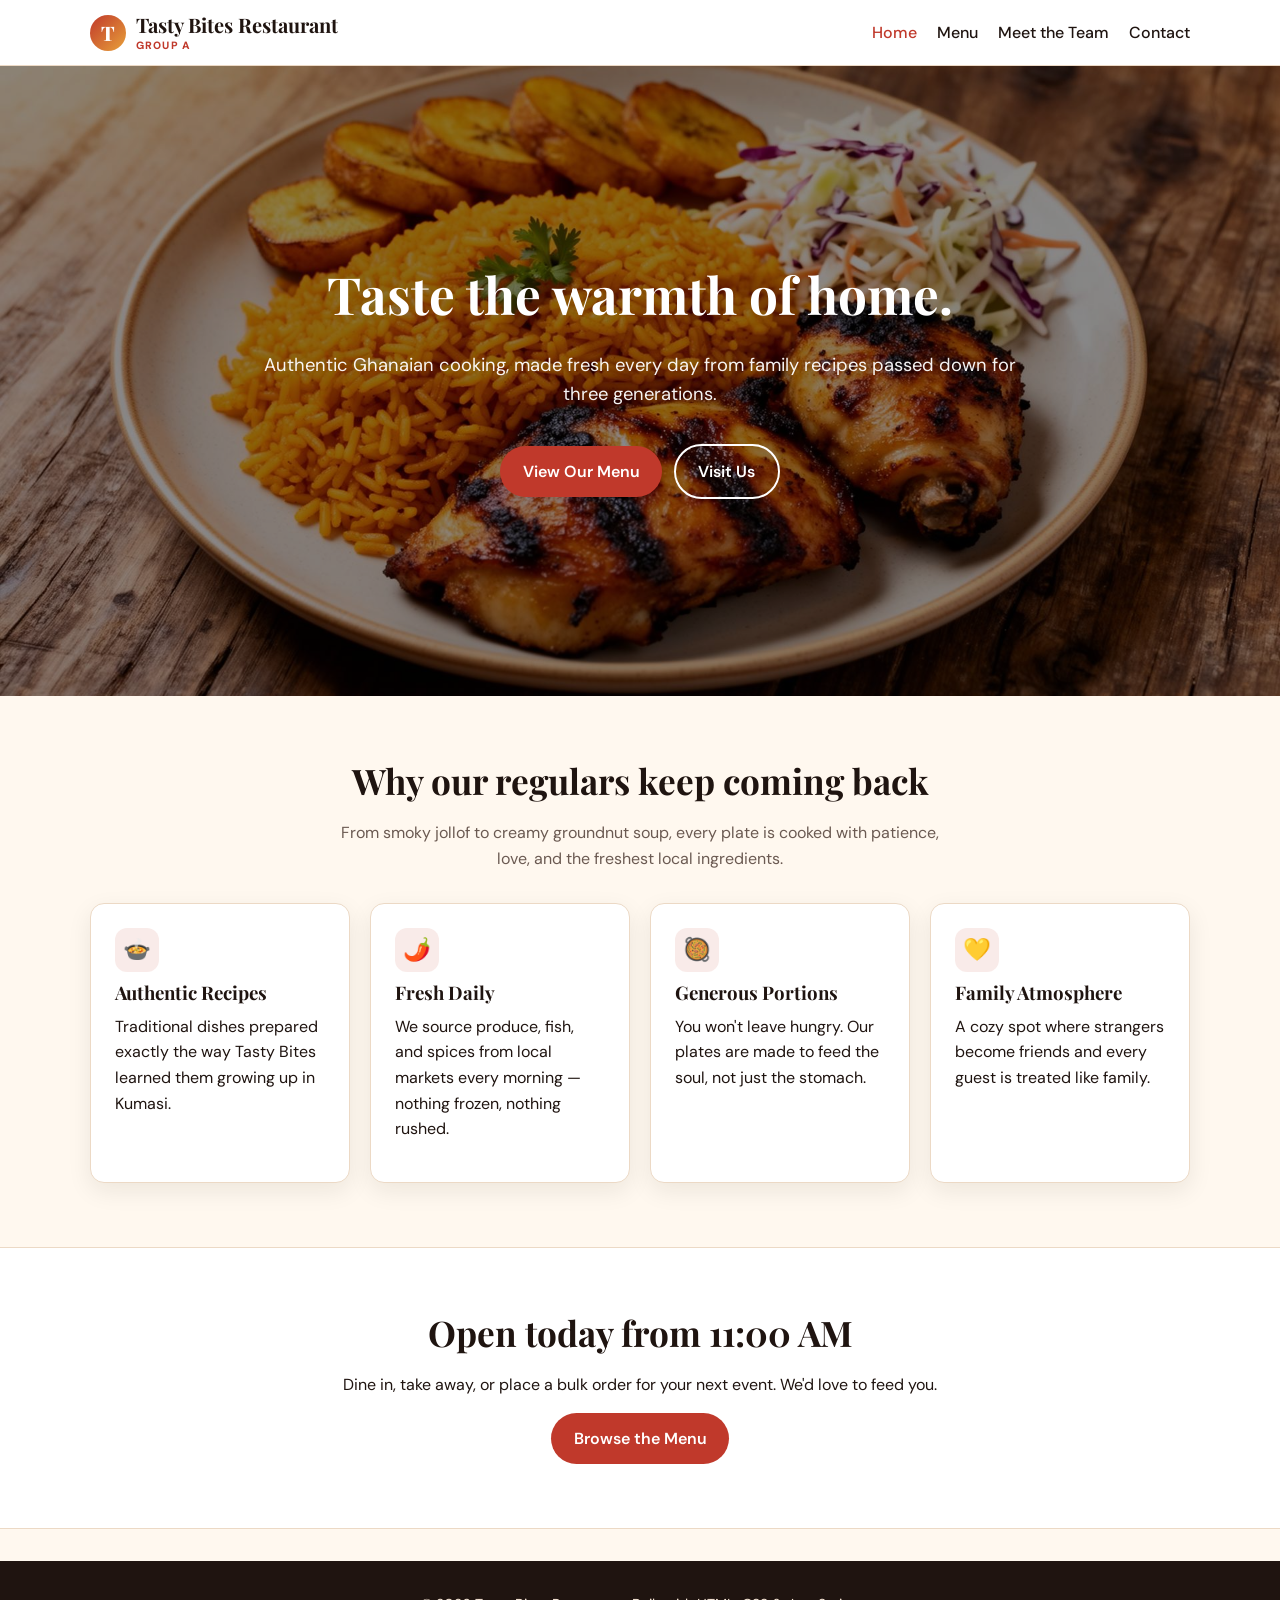
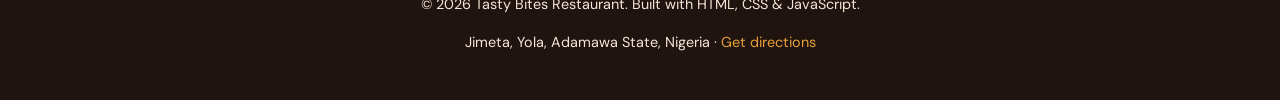
<file: index.html>
<!DOCTYPE html>
<html lang="en">
<head>
  <meta charset="UTF-8" />
  <meta name="viewport" content="width=device-width, initial-scale=1.0" />
  <title>Tasty Bites Restaurant — Authentic Ghanaian Flavors</title>
  <meta name="description" content="Family-run Ghanaian restaurant serving authentic jollof, waakye, banku & tilapia, and more. View our menu and visit us today." />
  <link rel="preconnect" href="https://fonts.googleapis.com" />
  <link rel="preconnect" href="https://fonts.gstatic.com" crossorigin />
  <link href="https://fonts.googleapis.com/css2?family=DM+Sans:wght@400;500;600;700&amp;family=Playfair+Display:wght@600;700&amp;display=swap" rel="stylesheet" />
  <link rel="stylesheet" href="styles.css" />
</head>
<body>
  <header class="site-header">
    <nav class="nav">
      <a class="brand" href="index.html">
        <span class="brand-mark">T</span>
        <span class="brand-copy">
          <span>Tasty Bites Restaurant</span>
          <small>Group A</small>
        </span>
      </a>
      <button class="nav-toggle" aria-label="Toggle navigation" aria-expanded="false">☰</button>
      <ul class="nav-links">
        <li><a href="index.html" class="active">Home</a></li>
        <li><a href="menu.html">Menu</a></li>
        <li><a href="about.html">Meet the Team</a></li>
        <li><a href="contact.html">Contact</a></li>
      </ul>
    </nav>
  </header>

  <main>
    <section class="hero">
      <div class="hero-inner">
        <h1>Taste the warmth of home.</h1>
        <p>Authentic Ghanaian cooking, made fresh every day from family recipes passed down for three generations.</p>
        <a class="btn" href="menu.html">View Our Menu</a>
        <a class="btn btn-outline" href="contact.html" style="background:transparent;color:#fff;border-color:#fff;margin-left:0.5rem;">Visit Us</a>
      </div>
    </section>

    <section>
      <div class="container">
        <div class="section-title">
          <h2>Why our regulars keep coming back</h2>
          <p>From smoky jollof to creamy groundnut soup, every plate is cooked with patience, love, and the freshest local ingredients.</p>
        </div>
        <div class="features">
          <div class="feature">
            <div class="icon">🍲</div>
            <h3>Authentic Recipes</h3>
            <p>Traditional dishes prepared exactly the way Tasty Bites learned them growing up in Kumasi.</p>
          </div>
          <div class="feature">
            <div class="icon">🌶️</div>
            <h3>Fresh Daily</h3>
            <p>We source produce, fish, and spices from local markets every morning — nothing frozen, nothing rushed.</p>
          </div>
          <div class="feature">
            <div class="icon">🥘</div>
            <h3>Generous Portions</h3>
            <p>You won't leave hungry. Our plates are made to feed the soul, not just the stomach.</p>
          </div>
          <div class="feature">
            <div class="icon">💛</div>
            <h3>Family Atmosphere</h3>
            <p>A cozy spot where strangers become friends and every guest is treated like family.</p>
          </div>
        </div>
      </div>
    </section>

    <section style="background:#fff;border-top:1px solid var(--line);border-bottom:1px solid var(--line);">
      <div class="container" style="text-align:center;max-width:700px;">
        <h2>Open today from 11:00 AM</h2>
        <p>Dine in, take away, or place a bulk order for your next event. We'd love to feed you.</p>
        <a class="btn" href="menu.html">Browse the Menu</a>
      </div>
    </section>
  </main>

  <footer class="site-footer">
    <div class="container">
      <p>© <span id="year"></span> Tasty Bites Restaurant. Built with HTML, CSS & JavaScript.</p>
      <p>Jimeta, Yola, Adamawa State, Nigeria · <a href="contact.html">Get directions</a></p>
    </div>
  </footer>

  <script src="script.js"></script>
</body>
</html>
</file>
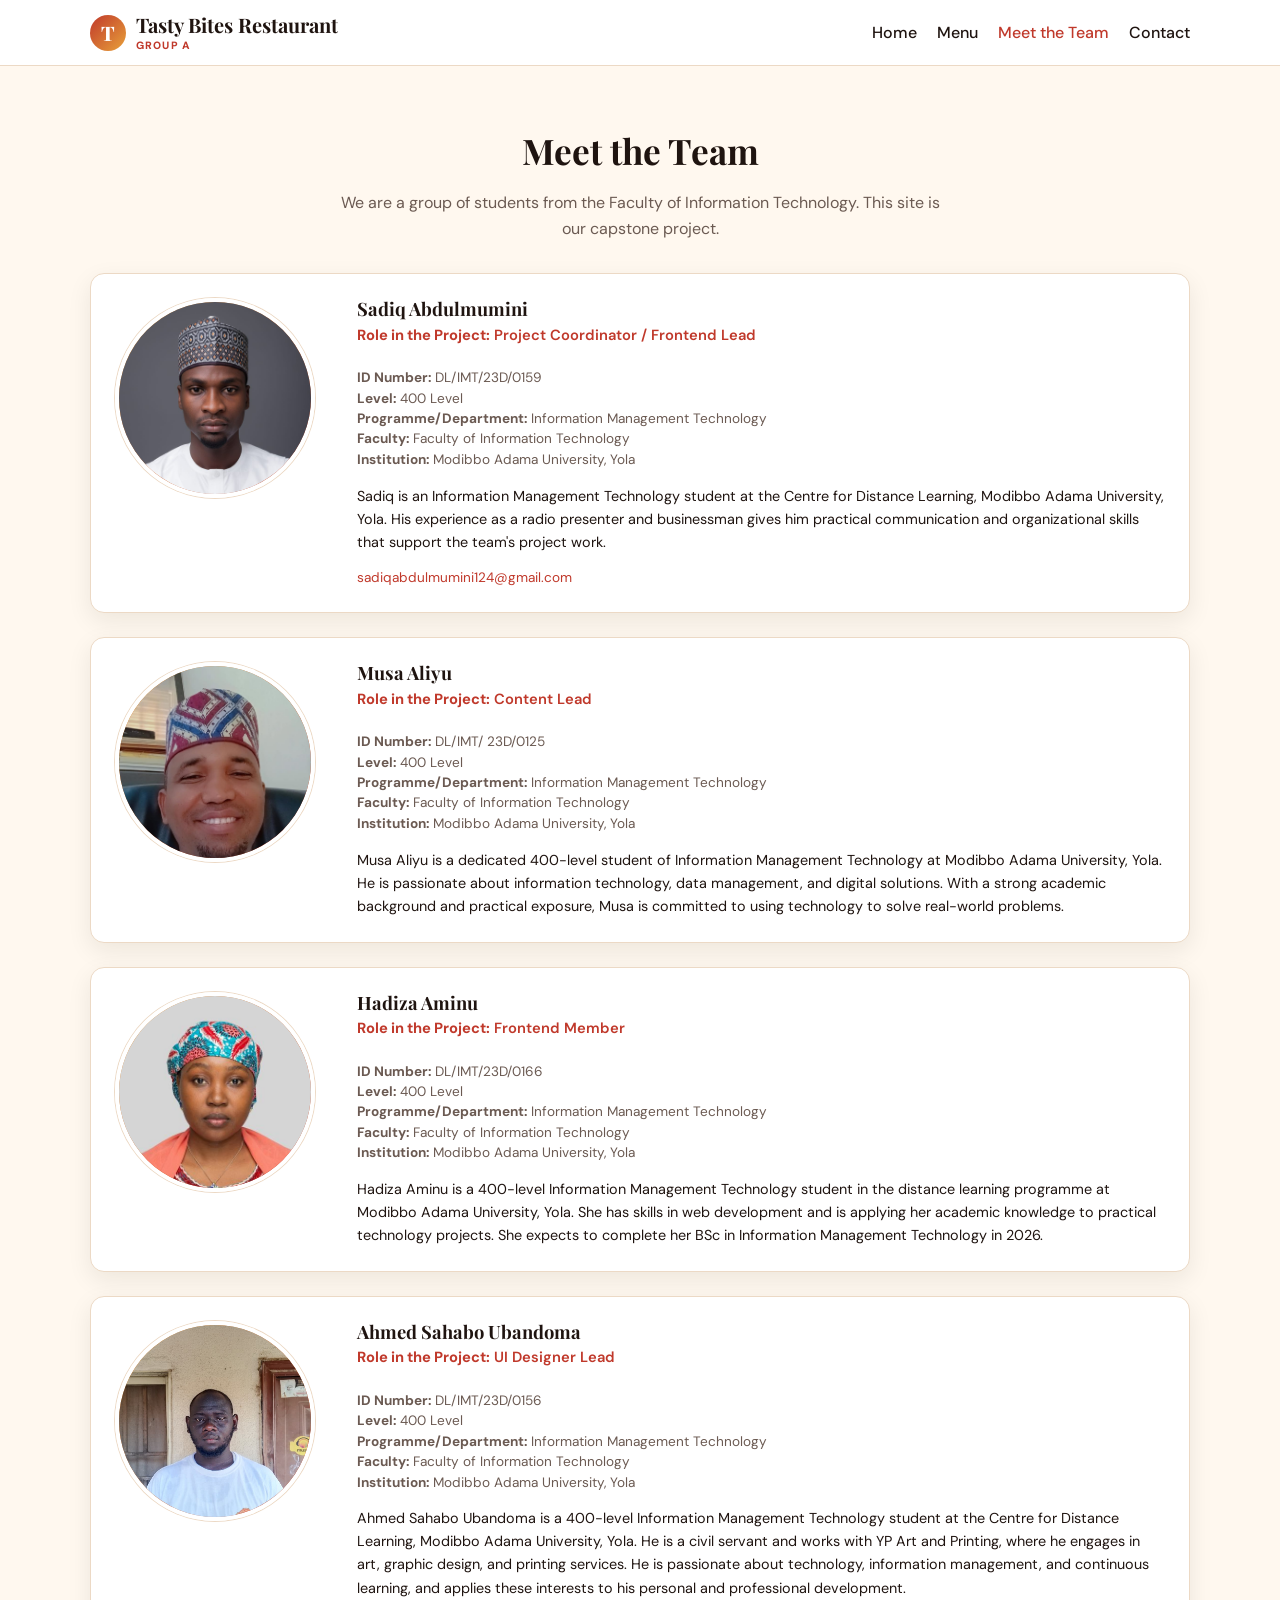
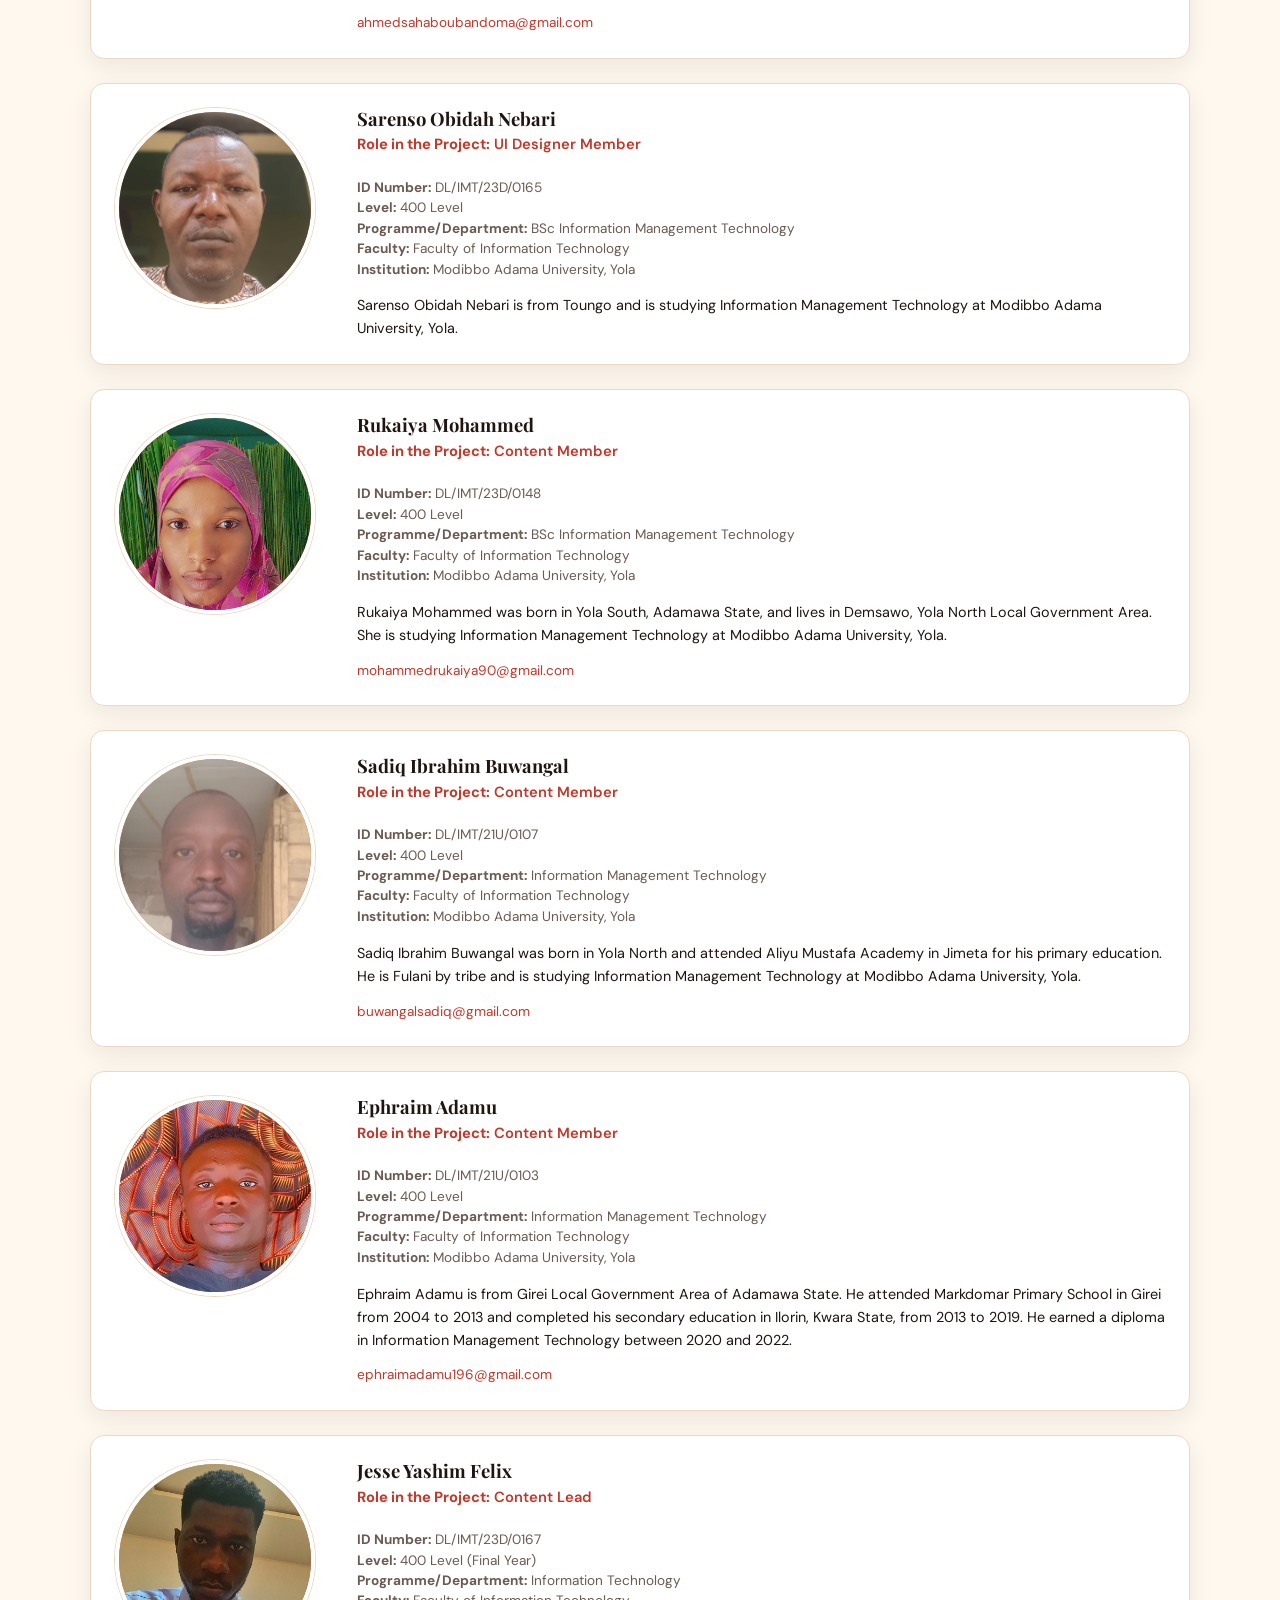
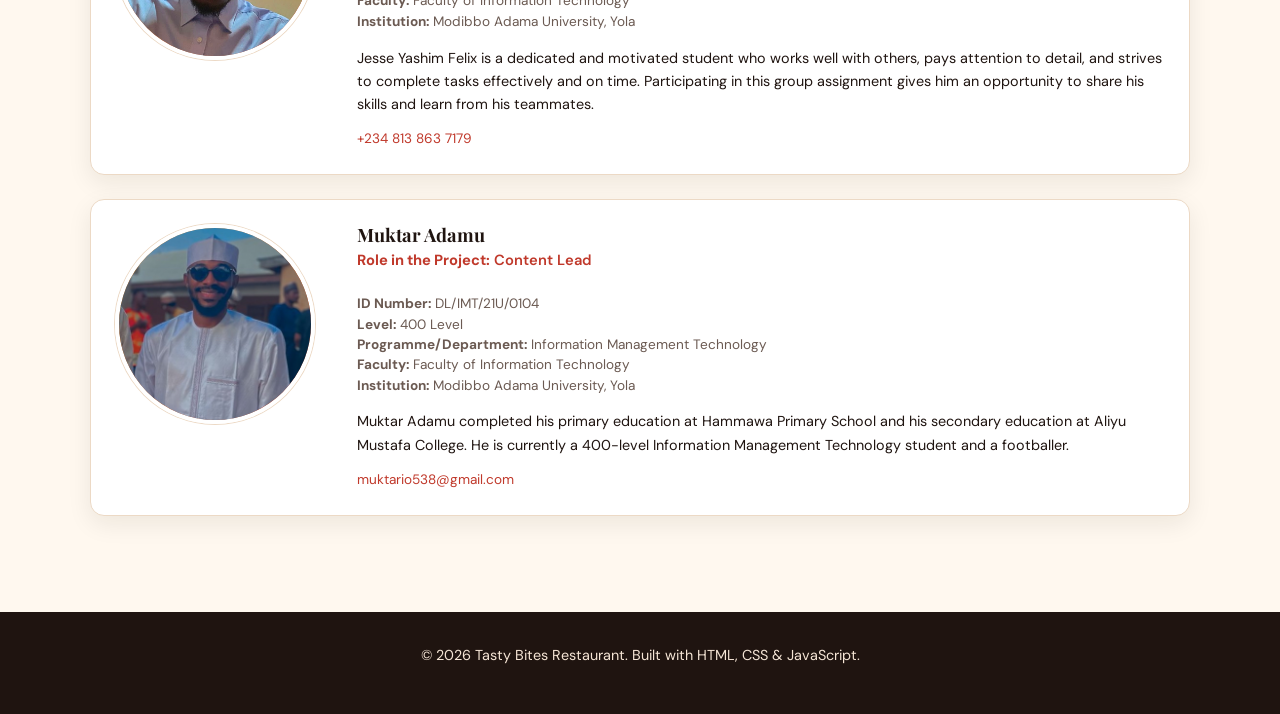
<file: about.html>
<!DOCTYPE html>
<html lang="en">
<head>
  <meta charset="UTF-8" />
  <meta name="viewport" content="width=device-width, initial-scale=1.0" />
  <title>Meet the Team — Tasty Bites Restaurant</title>
  <meta name="description" content="Meet the student team behind the Tasty Bites Restaurant capstone project." />
  <link rel="preconnect" href="https://fonts.googleapis.com" />
  <link rel="preconnect" href="https://fonts.gstatic.com" crossorigin />
  <link href="https://fonts.googleapis.com/css2?family=DM+Sans:wght@400;500;600;700&amp;family=Playfair+Display:wght@600;700&amp;display=swap" rel="stylesheet" />
  <link rel="stylesheet" href="styles.css" />
</head>
<body>
  <header class="site-header">
    <nav class="nav">
      <a class="brand" href="index.html">
        <span class="brand-mark">T</span>
        <span class="brand-copy">
          <span>Tasty Bites Restaurant</span>
          <small>Group A</small>
        </span>
      </a>
      <button class="nav-toggle" aria-label="Toggle navigation" aria-expanded="false">☰</button>
      <ul class="nav-links">
        <li><a href="index.html">Home</a></li>
        <li><a href="menu.html">Menu</a></li>
        <li><a href="about.html" class="active">Meet the Team</a></li>
        <li><a href="contact.html">Contact</a></li>
      </ul>
    </nav>
  </header>

  <main>
    <section>
      <div class="container">
        <div class="section-title">
          <h2>Meet the Team</h2>
          <p>We are a group of students from the Faculty of Information Technology. This site is our capstone project.</p>
        </div>

        <div class="team-grid" id="team-grid" aria-live="polite">
          <p class="team-status">Loading team members...</p>
        </div>
      </div>
    </section>
  </main>

  <footer class="site-footer">
    <div class="container">
      <p>© <span id="year"></span> Tasty Bites Restaurant. Built with HTML, CSS &amp; JavaScript.</p>
    </div>
  </footer>

  <script src="script.js"></script>
</body>
</html>
</file>
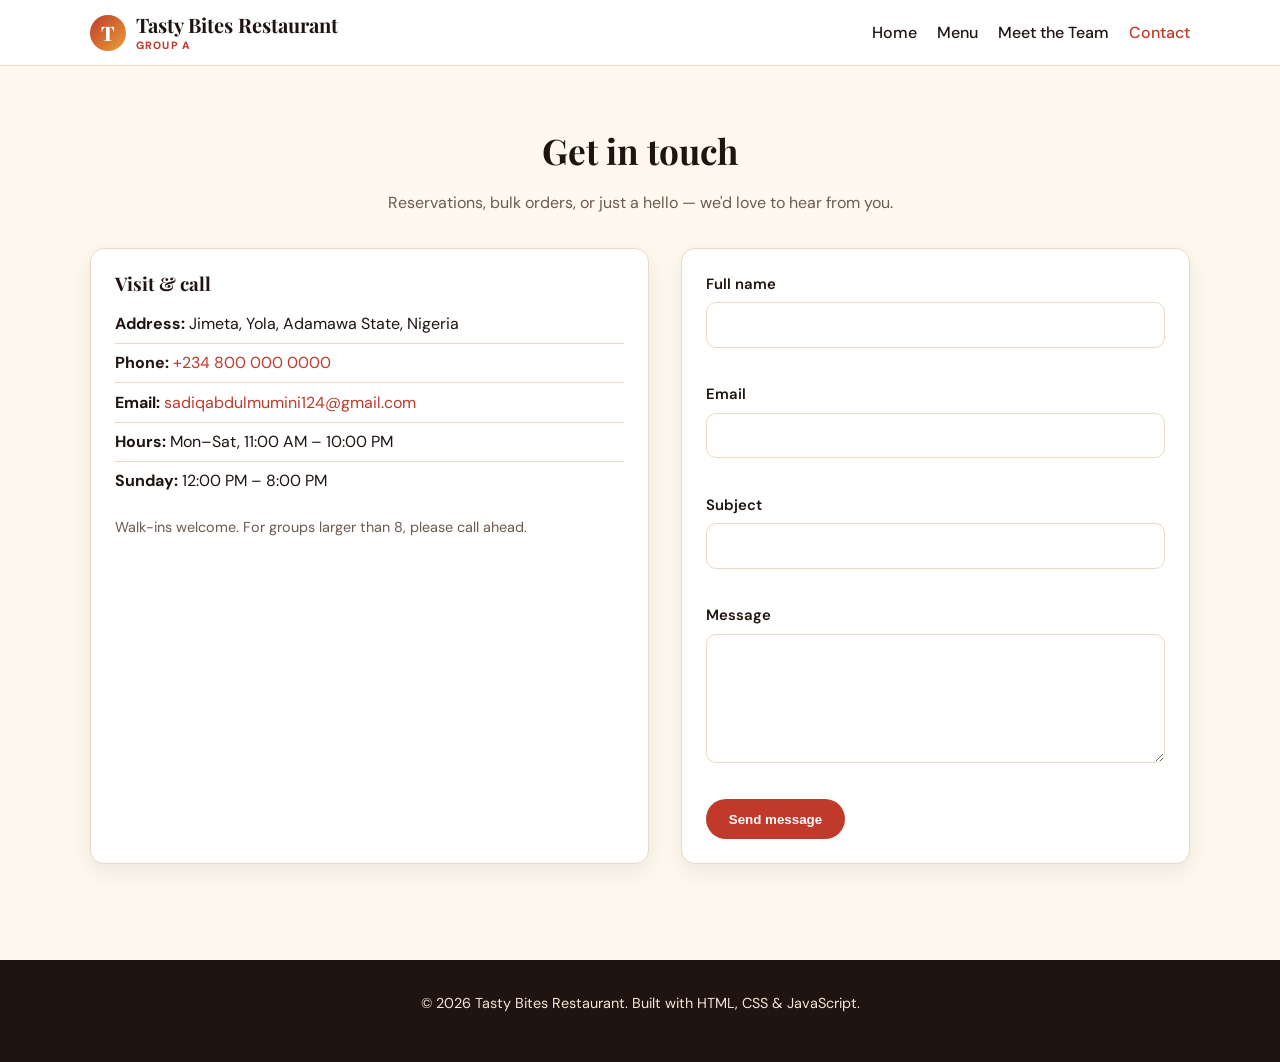
<file: contact.html>
<!DOCTYPE html>
<html lang="en">
<head>
  <meta charset="UTF-8" />
  <meta name="viewport" content="width=device-width, initial-scale=1.0" />
  <title>Contact — Tasty Bites Restaurant</title>
  <meta name="description" content="Get in touch with Tasty Bites Restaurant. Send us a message, call us, or stop by." />
  <link rel="preconnect" href="https://fonts.googleapis.com" />
  <link rel="preconnect" href="https://fonts.gstatic.com" crossorigin />
  <link href="https://fonts.googleapis.com/css2?family=DM+Sans:wght@400;500;600;700&amp;family=Playfair+Display:wght@600;700&amp;display=swap" rel="stylesheet" />
  <link rel="stylesheet" href="styles.css" />
</head>
<body>
  <header class="site-header">
    <nav class="nav">
      <a class="brand" href="index.html">
        <span class="brand-mark">T</span>
        <span class="brand-copy">
          <span>Tasty Bites Restaurant</span>
          <small>Group A</small>
        </span>
      </a>
      <button class="nav-toggle" aria-label="Toggle navigation" aria-expanded="false">☰</button>
      <ul class="nav-links">
        <li><a href="index.html">Home</a></li>
        <li><a href="menu.html">Menu</a></li>
        <li><a href="about.html">Meet the Team</a></li>
        <li><a href="contact.html" class="active">Contact</a></li>
      </ul>
    </nav>
  </header>

  <main>
    <section>
      <div class="container">
        <div class="section-title">
          <h2>Get in touch</h2>
          <p>Reservations, bulk orders, or just a hello — we'd love to hear from you.</p>
        </div>

        <div class="contact-grid">
          <div class="info-card">
            <h3>Visit & call</h3>
            <ul>
              <li><strong>Address:</strong> Jimeta, Yola, Adamawa State, Nigeria</li>
              <li><strong>Phone:</strong> <a href="tel:+2348000000000">+234 800 000 0000</a></li>
              <li><strong>Email:</strong> <a href="mailto:sadiqabdulmumini124@gmail.com">sadiqabdulmumini124@gmail.com</a></li>
              <li><strong>Hours:</strong> Mon–Sat, 11:00 AM – 10:00 PM</li>
              <li><strong>Sunday:</strong> 12:00 PM – 8:00 PM</li>
            </ul>
            <p style="margin-top:1rem;color:var(--muted);font-size:0.9rem;">Walk-ins welcome. For groups larger than 8, please call ahead.</p>
          </div>

          <form id="contact-form" novalidate>
            <div id="form-success" class="alert">Thanks! Your message has been received. We'll reply within 24 hours.</div>
            <div id="form-error" class="alert alert-error">Your message could not be sent. Please try again.</div>

            <div class="field">
              <label for="name">Full name</label>
              <input id="name" name="name" type="text" autocomplete="name" required />
              <span class="error" id="err-name"></span>
            </div>

            <div class="field">
              <label for="email">Email</label>
              <input id="email" name="email" type="email" autocomplete="email" required />
              <span class="error" id="err-email"></span>
            </div>

            <div class="field">
              <label for="subject">Subject</label>
              <input id="subject" name="subject" type="text" required />
              <span class="error" id="err-subject"></span>
            </div>

            <div class="field">
              <label for="message">Message</label>
              <textarea id="message" name="message" rows="5" required></textarea>
              <span class="error" id="err-message"></span>
            </div>

            <button type="submit" class="btn">Send message</button>
          </form>
        </div>
      </div>
    </section>
  </main>

  <footer class="site-footer">
    <div class="container">
      <p>© <span id="year"></span> Tasty Bites Restaurant. Built with HTML, CSS & JavaScript.</p>
    </div>
  </footer>

  <script src="script.js"></script>
</body>
</html>
</file>
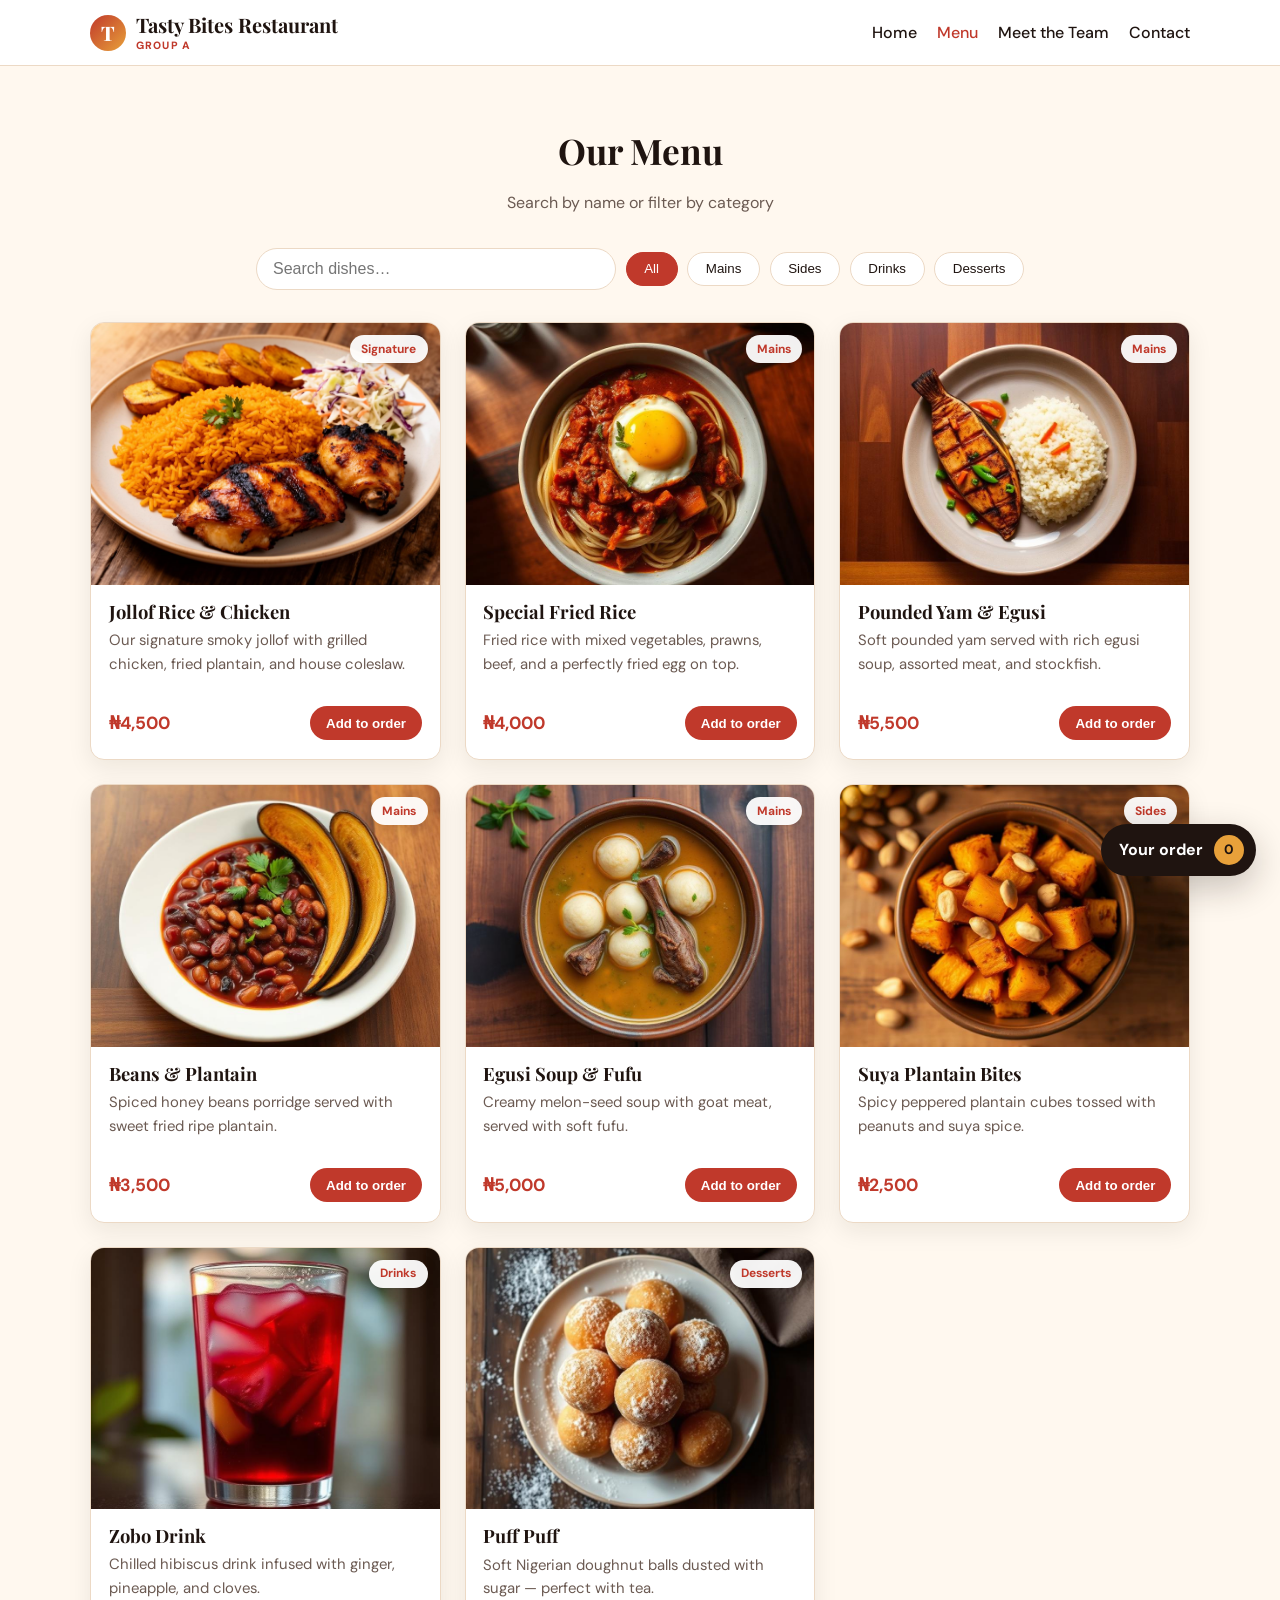
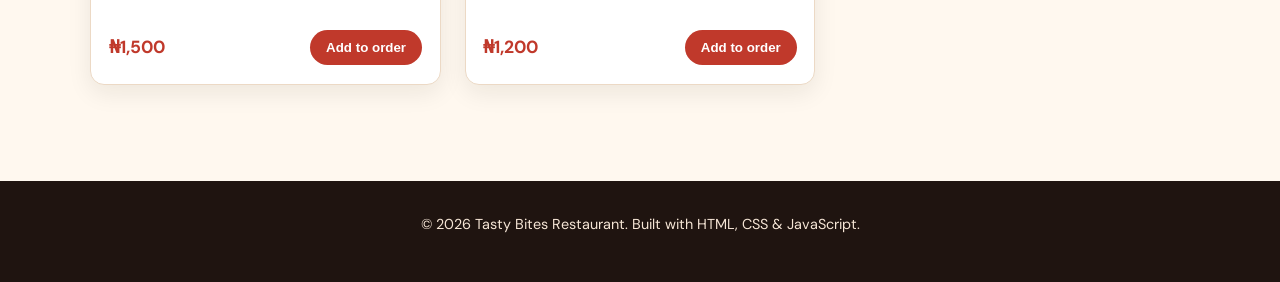
<file: menu.html>
<!DOCTYPE html>
<html lang="en">
<head>
  <meta charset="UTF-8" />
  <meta name="viewport" content="width=device-width, initial-scale=1.0" />
  <title>Menu — Tasty Bites Restaurant</title>
  <meta name="description" content="Browse our full menu of Ghanaian classics: jollof, waakye, banku &amp; tilapia, kelewele, sobolo, and more. Search and filter by category." />
  <link rel="preconnect" href="https://fonts.googleapis.com" />
  <link rel="preconnect" href="https://fonts.gstatic.com" crossorigin />
  <link href="https://fonts.googleapis.com/css2?family=DM+Sans:wght@400;500;600;700&amp;family=Playfair+Display:wght@600;700&amp;display=swap" rel="stylesheet" />
  <link rel="stylesheet" href="styles.css" />
</head>
<body>
  <header class="site-header">
    <nav class="nav">
      <a class="brand" href="index.html">
        <span class="brand-mark">T</span>
        <span class="brand-copy">
          <span>Tasty Bites Restaurant</span>
          <small>Group A</small>
        </span>
      </a>
      <button class="nav-toggle" aria-label="Toggle navigation" aria-expanded="false">☰</button>
      <ul class="nav-links">
        <li><a href="index.html">Home</a></li>
        <li><a href="menu.html" class="active">Menu</a></li>
        <li><a href="about.html">Meet the Team</a></li>
        <li><a href="contact.html">Contact</a></li>
      </ul>
    </nav>
  </header>

  <main>
    <section>
      <div class="container">
        <div class="section-title">
          <h2>Our Menu</h2>
          <p>Search by name or filter by category</p>
        </div>

        <div class="menu-controls">
          <input id="menu-search" class="menu-search" type="search" placeholder="Search dishes…" aria-label="Search menu" />
          <button class="filter active" data-category="all">All</button>
          <button class="filter" data-category="mains">Mains</button>
          <button class="filter" data-category="sides">Sides</button>
          <button class="filter" data-category="drinks">Drinks</button>
          <button class="filter" data-category="desserts">Desserts</button>
        </div>

        <div id="menu-grid" class="menu-grid" aria-live="polite"></div>
      </div>
    </section>
  </main>

  <footer class="site-footer">
    <div class="container">
      <p>© <span id="year"></span> Tasty Bites Restaurant. Built with HTML, CSS &amp; JavaScript.</p>
    </div>
  </footer>

  <!-- Cart UI -->
  <button id="cart-button" class="cart-button" aria-label="Open cart" aria-controls="cart-panel" aria-expanded="false">
    <span class="cart-button-label">Your order</span>
    <span class="cart-badge" id="cart-count">0</span>
  </button>
  <div id="cart-panel" class="cart-panel" aria-hidden="true" aria-label="Shopping cart">
    <div class="cart-inner">
      <header class="cart-head">
        <div>
          <span class="eyebrow">Your order</span>
          <h3>Ready when you are</h3>
        </div>
        <button id="cart-close" class="cart-close" aria-label="Close cart">&times;</button>
      </header>
      <div id="cart-items" class="cart-items" aria-live="polite"></div>
      <div class="cart-actions">
        <div class="cart-total">
          <span>Total</span>
          <strong>₦<span id="cart-total">0</span></strong>
        </div>
        <div class="cart-buttons">
          <button id="checkout-btn" class="btn">Continue to checkout</button>
          <button id="clear-btn" class="btn btn-outline">Clear</button>
        </div>
      </div>
      <div id="cart-msg" class="cart-msg" role="status" aria-live="polite"></div>
    </div>
  </div>

  <dialog id="checkout-dialog" class="checkout-dialog">
    <div class="checkout-shell">
      <button id="checkout-close" class="checkout-close" type="button" aria-label="Close checkout">&times;</button>

      <div id="checkout-content">
        <header class="checkout-head">
          <span class="eyebrow">Secure checkout</span>
          <h2>Complete your order</h2>
          <p>Review your meal, choose how you want it, and add your details.</p>
        </header>

        <div class="checkout-layout">
          <form id="checkout-form" class="checkout-form">
            <fieldset class="fulfilment-options">
              <legend>How would you like your order?</legend>
              <label>
                <input type="radio" name="fulfilment" value="Delivery" checked />
                <span><strong>Delivery</strong><small>Delivered in 35–50 minutes</small></span>
              </label>
              <label>
                <input type="radio" name="fulfilment" value="Pickup" />
                <span><strong>Pickup</strong><small>Ready in 20–30 minutes</small></span>
              </label>
            </fieldset>

            <div class="checkout-fields">
              <label class="field">
                <span>Full name</span>
                <input name="name" type="text" autocomplete="name" required minlength="2" placeholder="Your full name" />
              </label>
              <label class="field">
                <span>Phone number</span>
                <input name="phone" type="tel" autocomplete="tel" required placeholder="e.g. 0801 234 5678" />
              </label>
              <label class="field field-wide" id="address-field">
                <span>Delivery address</span>
                <input name="address" type="text" autocomplete="street-address" required placeholder="Street, area and a nearby landmark" />
              </label>
              <label class="field field-wide">
                <span>Order notes <small>(optional)</small></span>
                <textarea name="notes" rows="3" placeholder="Allergies, spice level, or special instructions"></textarea>
              </label>
            </div>
          </form>

          <aside class="order-summary">
            <h3>Order summary</h3>
            <div id="checkout-items" class="checkout-items"></div>
            <div class="summary-row"><span>Subtotal</span><span>₦<span id="checkout-subtotal">0</span></span></div>
            <div class="summary-row"><span>Delivery</span><span id="delivery-fee">₦1,000</span></div>
            <div class="summary-row summary-total"><span>Total</span><strong>₦<span id="checkout-total">0</span></strong></div>
            <button class="btn checkout-submit" type="submit" form="checkout-form">Place order</button>
            <p class="checkout-note">Payment is made on delivery or pickup.</p>
            <p id="checkout-email-status" class="checkout-email-status" role="status" aria-live="polite"></p>
          </aside>
        </div>
      </div>

      <div id="checkout-success" class="checkout-success" hidden>
        <div class="success-mark">✓</div>
        <span class="eyebrow">Order confirmed</span>
        <h2>Thank you, <span id="customer-name"></span>!</h2>
        <p>Your order <strong id="order-number"></strong> has been received. We’ll call you shortly to confirm the details.</p>
        <button id="success-close" class="btn" type="button">Back to the menu</button>
      </div>
    </div>
  </dialog>

  <script src="script.js"></script>
</body>
</html>
</file>
<file: styles.css>
/* Tasty Bites Restaurant — global styles (vanilla CSS) */
:root {
  --bg: #fff8ef;
  --surface: #ffffff;
  --ink: #1f1410;
  --muted: #6b5a52;
  --brand: #c0392b;       /* tomato red */
  --brand-dark: #8e2a20;
  --accent: #e8a13a;      /* jollof gold */
  --line: #ecd9c5;
  --radius: 14px;
  --shadow: 0 8px 24px rgba(31, 20, 16, 0.08);
  --max: 1140px;
  --font-body: "DM Sans", "Segoe UI", sans-serif;
  --font-display: "Playfair Display", Georgia, serif;
}

* { box-sizing: border-box; }
html, body { margin: 0; padding: 0; }
body {
  font-family: var(--font-body);
  color: var(--ink);
  background: var(--bg);
  line-height: 1.6;
  -webkit-font-smoothing: antialiased;
}
img { max-width: 100%; display: block; }
a { color: var(--brand); text-decoration: none; }
a:hover { text-decoration: underline; }
h1, h2, h3 { font-family: var(--font-display); line-height: 1.2; margin: 0 0 0.5em; }
h1 { font-size: clamp(2rem, 4.5vw, 3.2rem); }
h2 { font-size: clamp(1.5rem, 3vw, 2.2rem); }
p  { margin: 0 0 1em; }

.container { max-width: var(--max); margin: 0 auto; padding: 0 1.25rem; }

/* ---------- Header / Nav ---------- */
.site-header {
  background: var(--surface);
  border-bottom: 1px solid var(--line);
  position: sticky; top: 0; z-index: 50;
}
.nav {
  display: flex; align-items: center; justify-content: space-between;
  padding: 0.9rem 1.25rem; max-width: var(--max); margin: 0 auto;
}
.brand {
  display: flex; align-items: center; gap: 0.6rem;
  font-family: var(--font-display); font-size: 1.25rem; font-weight: 700; color: var(--ink);
  text-decoration: none;
}
.brand:hover { text-decoration: none; }
.brand-copy { display: flex; flex-direction: column; line-height: 1.05; }
.brand-copy small {
  margin-top: 0.28rem;
  color: var(--brand);
  font-family: var(--font-body);
  font-size: 0.66rem;
  font-weight: 800;
  letter-spacing: 0.12em;
  text-transform: uppercase;
}
.brand-mark {
  width: 36px; height: 36px; border-radius: 50%;
  background: linear-gradient(135deg, var(--brand), var(--accent));
  display: grid; place-items: center; color: #fff; font-weight: 800;
}
.nav-links { display: flex; gap: 1.25rem; list-style: none; margin: 0; padding: 0; }
.nav-links a {
  color: var(--ink);
  font-weight: 500;
  text-decoration: none;
  transition: color 0.15s ease;
}
.nav-links a:hover { color: var(--brand); text-decoration: none; }
.nav-links a.active { color: var(--brand); }
.nav-toggle {
  display: none; background: none; border: 0; font-size: 1.6rem; cursor: pointer; color: var(--ink);
}

@media (max-width: 760px) {
  .nav-toggle { display: block; }
  .nav-links {
    position: absolute; top: 100%; left: 0; right: 0;
    background: var(--surface); border-bottom: 1px solid var(--line);
    flex-direction: column; gap: 0; padding: 0.5rem 1.25rem;
    display: none;
  }
  .nav-links.open { display: flex; }
  .nav-links li { padding: 0.6rem 0; border-bottom: 1px solid var(--line); }
  .nav-links li:last-child { border-bottom: 0; }
}

/* ---------- Buttons ---------- */
.btn {
  display: inline-block; padding: 0.8rem 1.4rem; border-radius: 999px;
  background: var(--brand); color: #fff; font-weight: 600;
  border: 0; cursor: pointer; transition: transform .15s ease, background .15s ease;
}
.btn:hover { background: var(--brand-dark); text-decoration: none; transform: translateY(-1px); }
.btn-outline {
  background: transparent; color: var(--brand);
  border: 2px solid var(--brand);
}
.btn-outline:hover { background: var(--brand); color: #fff; }

/* ---------- Hero ---------- */
.hero {
  position: relative; min-height: 70vh;
  display: grid; place-items: center; text-align: center; color: #fff;
  background: #000;
  overflow: hidden;
}
.hero::before {
  content: ""; position: absolute; inset: 0;
  background: url("images/hero.jpg") center/cover no-repeat;
  filter: brightness(0.55);
}
.hero-inner { position: relative; padding: 4rem 1.25rem; max-width: 800px; }
.hero h1 { color: #fff; }
.hero p { font-size: 1.15rem; opacity: 0.95; }
.hero .btn { margin-top: 1rem; }

/* ---------- Sections ---------- */
section { padding: 4rem 0; }
.section-title { text-align: center; margin-bottom: 2rem; }
.section-title p { color: var(--muted); max-width: 600px; margin: 0 auto; }

.features {
  display: grid; gap: 1.25rem;
  grid-template-columns: repeat(auto-fit, minmax(220px, 1fr));
}
.feature {
  background: var(--surface); border: 1px solid var(--line);
  border-radius: var(--radius); padding: 1.5rem; box-shadow: var(--shadow);
}
.feature .icon {
  width: 44px; height: 44px; border-radius: 12px;
  background: rgba(192,57,43,0.1); color: var(--brand);
  display: grid; place-items: center; font-size: 1.4rem; margin-bottom: 0.6rem;
}

/* ---------- Menu ---------- */
.menu-controls {
  display: flex; flex-wrap: wrap; gap: 0.6rem; justify-content: center; align-items: center;
  margin-bottom: 2rem;
}
.menu-search {
  flex: 1 1 260px; max-width: 360px;
  padding: 0.7rem 1rem; border-radius: 999px; border: 1px solid var(--line);
  font-size: 1rem; background: var(--surface);
}
.menu-search:focus { outline: 2px solid var(--accent); }
.filter {
  padding: 0.55rem 1.1rem; border-radius: 999px; border: 1px solid var(--line);
  background: var(--surface); cursor: pointer; font-weight: 500; color: var(--ink);
}
.filter.active { background: var(--brand); color: #fff; border-color: var(--brand); }

.menu-grid {
  display: grid; gap: 1.5rem;
  grid-template-columns: repeat(auto-fill, minmax(260px, 1fr));
}
.menu-card {
  background: var(--surface); border: 1px solid var(--line);
  border-radius: var(--radius); overflow: hidden; box-shadow: var(--shadow);
  display: flex; flex-direction: column;
  transition: transform .2s ease;
}
.menu-card:hover { transform: translateY(-3px); }
.menu-card-image { position: relative; }
.menu-card img { aspect-ratio: 4 / 3; object-fit: cover; }
.menu-card .body { padding: 1rem 1.1rem 1.2rem; display: flex; flex-direction: column; gap: 0.4rem; flex: 1; }
.menu-card h3 { margin: 0; font-size: 1.15rem; }
.menu-card .desc { color: var(--muted); font-size: 0.93rem; flex: 1; }
.menu-card .row { display: flex; justify-content: space-between; align-items: center; margin-top: 0.5rem; }
.menu-card .price { font-weight: 700; color: var(--brand); font-size: 1.1rem; }
.menu-card .tag {
  position: absolute; top: 0.75rem; right: 0.75rem;
  font-size: 0.75rem; font-weight: 700; background: rgba(255,255,255,0.94);
  padding: 0.28rem 0.7rem; border-radius: 999px; color: var(--brand);
  box-shadow: 0 4px 14px rgba(31,20,16,0.14);
}
.menu-card .add-cart { padding: 0.6rem 1rem; }

.empty { text-align: center; color: var(--muted); padding: 2rem; }

/* ---------- Team ---------- */
.team-grid {
  display: grid; gap: 1.5rem;
  grid-template-columns: repeat(auto-fill, minmax(240px, 1fr));
}
.member {
  background: var(--surface); border-radius: var(--radius);
  border: 1px solid var(--line); padding: 1.5rem; text-align: center;
  box-shadow: var(--shadow); display: flex; flex-direction: column;
}
.member-featured {
  grid-column: 1 / -1; display: grid; grid-template-columns: 210px minmax(0, 1fr);
  column-gap: 2rem; align-items: start; text-align: left;
}
.member-featured .avatar {
  grid-column: 1; grid-row: 1 / span 7;
  width: 200px; height: 200px; margin: 0;
}
.member-featured > :not(.avatar) { grid-column: 2; }
.avatar {
  width: 110px; height: 110px; border-radius: 50%;
  background: linear-gradient(135deg, var(--accent), var(--brand));
  margin: 0 auto 1rem; display: grid; place-items: center;
  color: #fff; font-size: 2.2rem; font-weight: 700;
  border: 4px solid var(--surface); box-shadow: 0 0 0 1px var(--line);
  overflow: hidden;
}
.avatar img { width: 100%; height: 100%; object-fit: cover; }
.member h3 { margin: 0 0 0.2rem; font-size: 1.15rem; }
.member .role { color: var(--brand); font-weight: 600; font-size: 0.92rem; }
.member .meta { color: var(--muted); font-size: 0.85rem; margin: 0.4rem 0; line-height: 1.5; }
.member .bio { font-size: 0.9rem; color: var(--ink); margin: 0.5rem 0 0; }
.member .links { margin: auto 0 0; padding-top: 0.8rem; font-size: 0.85rem; overflow-wrap: anywhere; }
.member-featured .links { margin-top: 0; }
.team-status { grid-column: 1 / -1; text-align: center; color: var(--muted); }
.team-error { color: #a12b20; }
@media (max-width: 640px) {
  .team-grid { grid-template-columns: 1fr; }
  .member { padding: 1rem; text-align: left; }
  .member-featured {
    display: flex; grid-column: auto; text-align: left;
  }
  .member-featured .avatar {
    width: 180px; height: 180px; aspect-ratio: 1;
    margin: 0 auto 1rem; border-radius: 50%;
    flex: 0 0 180px;
  }
  .member-featured .avatar img { object-position: center 30%; }
  .member:not(.member-featured) .avatar { margin-right: auto; margin-left: auto; }
}

/* ---------- Contact ---------- */
.contact-grid {
  display: grid; gap: 2rem;
  grid-template-columns: 1fr;
}
@media (min-width: 820px) {
  .contact-grid { grid-template-columns: 1.1fr 1fr; }
}
.info-card {
  background: var(--surface); border: 1px solid var(--line);
  border-radius: var(--radius); padding: 1.5rem; box-shadow: var(--shadow);
}
.info-card h3 { margin-top: 0; }
.info-card ul { padding: 0; list-style: none; margin: 0; }
.info-card li { padding: 0.4rem 0; border-bottom: 1px solid var(--line); }
.info-card li:last-child { border-bottom: 0; }

form { background: var(--surface); padding: 1.5rem; border-radius: var(--radius); border: 1px solid var(--line); box-shadow: var(--shadow); }
.field { display: flex; flex-direction: column; margin-bottom: 1rem; }
.field label { font-weight: 600; margin-bottom: 0.35rem; font-size: 0.93rem; }
.field input, .field textarea, .field select {
  padding: 0.7rem 0.9rem; border: 1px solid var(--line); border-radius: 10px;
  font-size: 1rem; font-family: inherit; background: #fff; color: var(--ink);
}
.field input:focus, .field textarea:focus, .field select:focus { outline: 2px solid var(--accent); border-color: var(--accent); }
.field .error { color: var(--brand); font-size: 0.85rem; margin-top: 0.3rem; min-height: 1.1em; }
.alert {
  padding: 0.9rem 1rem; border-radius: 10px; margin-bottom: 1rem;
  background: #e6f4ea; color: #1f5132; border: 1px solid #b7dfc1;
  display: none;
}
.alert.show { display: block; }
.alert-error { background: #fdecea; color: #8a1f17; border-color: #f1b8b3; }

/* ---------- Footer ---------- */
.site-footer {
  background: #1f1410; color: #f6e6d6; padding: 2rem 0; margin-top: 2rem;
  text-align: center; font-size: 0.9rem;
}
.site-footer a { color: var(--accent); }

/* ---------- Cart UI ---------- */
.cart-button {
  position: fixed; right: 24px; bottom: 24px; z-index: 80;
  display: flex; align-items: center; gap: 0.7rem;
  background: var(--ink); color: #fff; border: 0; padding: 0.7rem 0.75rem 0.7rem 1.1rem;
  border-radius: 999px; box-shadow: 0 12px 34px rgba(31,20,16,0.24);
  cursor: pointer; font: inherit; font-weight: 700; transition: transform .15s ease, background .15s ease;
}
.cart-button:hover { background: var(--brand-dark); transform: translateY(-2px); }
.cart-badge {
  min-width: 30px; height: 30px; padding: 0 0.4rem; display: grid; place-items: center;
  border-radius: 999px; background: var(--accent); color: var(--ink); font-size: 0.85rem;
}
.cart-panel {
  position: fixed; right: 24px; bottom: 86px; width: min(420px, calc(100vw - 32px)); max-height: min(720px, calc(100vh - 120px)); z-index: 90;
  background: var(--surface); border: 1px solid var(--line); border-radius: 20px;
  box-shadow: 0 24px 70px rgba(31,20,16,0.22); overflow: auto; display: none;
}
.cart-panel[aria-hidden="false"] { display: block; animation: cart-in .18s ease-out; }
@keyframes cart-in {
  from { opacity: 0; transform: translateY(10px) scale(.98); }
}
.cart-inner { padding: 1.25rem; display: flex; flex-direction: column; gap: 1rem; }
.cart-head { display:flex; align-items:flex-start; justify-content:space-between; border-bottom: 1px solid var(--line); padding-bottom: .85rem; }
.cart-head h3 { margin: .15rem 0 0; font-size: 1.35rem; }
.eyebrow { color: var(--brand); font-size: .72rem; font-weight: 800; letter-spacing: .12em; text-transform: uppercase; }
.cart-items { display: flex; flex-direction: column; gap: 0.7rem; }
.cart-item { display:flex; gap:0.8rem; align-items:center; padding:0.8rem; border-radius:12px; background: #fffaf5; border:1px solid var(--line); }
.cart-item .meta { flex:1; }
.cart-item .meta h4 { margin:0; font-size:0.95rem; }
.cart-item .meta small { color: var(--muted); }
.cart-item-side { align-self: stretch; display: flex; flex-direction: column; align-items: flex-end; justify-content: space-between; white-space: nowrap; }
.cart-item-side strong { color: var(--ink); font-size: .92rem; }
.remove-item { background:none; border:0; padding:0; color:var(--brand); cursor:pointer; font: inherit; font-size: .78rem; }
.quantity-control { display: inline-flex; align-items: center; margin-top: .55rem; border: 1px solid var(--line); border-radius: 999px; overflow: hidden; background: #fff; }
.quantity-control button {
  width: 30px; height: 28px; padding: 0; border: 0; background: transparent;
  color: var(--brand); font-size: 1rem; font-weight: 800; cursor: pointer;
}
.quantity-control button:hover { background: #fff0e5; }
.qty-input {
  width: 34px; height: 28px; padding: 0; border: 0; border-left: 1px solid var(--line); border-right: 1px solid var(--line);
  text-align: center; font: inherit; font-size: .82rem; font-weight: 700; color: var(--ink);
  appearance: textfield; -moz-appearance: textfield;
}
.qty-input::-webkit-inner-spin-button, .qty-input::-webkit-outer-spin-button { appearance: none; margin: 0; }
.cart-actions { display:flex; flex-direction: column; gap:0.75rem; padding-top: .25rem; }
.cart-total { display: flex; justify-content: space-between; align-items: center; color:var(--muted); }
.cart-total strong { color: var(--ink); font-size: 1.35rem; }
.cart-buttons { display:grid; grid-template-columns: 1fr auto; gap:0.5rem; }
.cart-buttons .btn { padding: .75rem 1rem; }
.btn:disabled { opacity: .45; cursor: not-allowed; transform: none; }
.cart-close, .checkout-close {
  width: 36px; height: 36px; border-radius: 50%; background:#fff8ef; border:1px solid var(--line);
  font-size:1.4rem; line-height: 1; cursor:pointer; color:var(--muted);
}
.cart-close:hover, .checkout-close:hover { color: var(--brand); border-color: var(--brand); }
.cart-msg { display: none; padding: .6rem .75rem; border-radius: 8px; background: #e6f4ea; color: #1f5132; font-size: .85rem; }
.cart-msg.show { display: block; }
.cart-empty { text-align: center; padding: 1.5rem .5rem; color: var(--muted); }
.cart-empty-mark { width: 44px; height: 44px; margin: 0 auto .7rem; display: grid; place-items: center; border-radius: 50%; background: #fff0e5; color: var(--brand); font-size: 1.5rem; }
.cart-empty h4 { color: var(--ink); margin: 0 0 .25rem; }
.cart-empty p { margin: 0; font-size: .88rem; }

/* ---------- Checkout ---------- */
.checkout-dialog {
  width: min(960px, calc(100vw - 32px)); max-height: calc(100vh - 32px); padding: 0;
  border: 0; border-radius: 22px; color: var(--ink); background: var(--surface);
  box-shadow: 0 30px 90px rgba(31,20,16,.3);
}
.checkout-dialog::backdrop { background: rgba(31,20,16,.65); backdrop-filter: blur(3px); }
.checkout-shell { position: relative; padding: clamp(1.25rem, 3vw, 2rem); }
.checkout-close { position: absolute; top: 1.15rem; right: 1.15rem; z-index: 2; }
.checkout-head { padding-right: 3rem; margin-bottom: 1.4rem; }
.checkout-head h2 { margin: .2rem 0 .35rem; }
.checkout-head p { margin: 0; color: var(--muted); }
.checkout-layout { display: grid; grid-template-columns: 1.35fr .85fr; gap: 1.5rem; align-items: start; }
.checkout-form { padding: 0; border: 0; box-shadow: none; }
.fulfilment-options { border: 0; padding: 0; margin: 0 0 1.25rem; }
.fulfilment-options legend { width: 100%; margin-bottom: .55rem; font-weight: 700; }
.fulfilment-options label { display: inline-flex; width: calc(50% - .3rem); align-items: center; gap: .6rem; padding: .75rem; border: 1px solid var(--line); border-radius: 12px; cursor: pointer; }
.fulfilment-options label:has(input:checked) { border-color: var(--brand); background: #fff8f3; box-shadow: 0 0 0 1px var(--brand); }
.fulfilment-options input { accent-color: var(--brand); }
.fulfilment-options span { display: flex; flex-direction: column; line-height: 1.25; }
.fulfilment-options small { color: var(--muted); font-size: .75rem; margin-top: .15rem; }
.checkout-fields { display: grid; grid-template-columns: 1fr 1fr; gap: 0 1rem; }
.checkout-fields .field { margin-bottom: .85rem; }
.checkout-fields .field > span { font-weight: 600; margin-bottom: .35rem; font-size: .9rem; }
.field-wide { grid-column: 1 / -1; }
.order-summary { padding: 1.15rem; border-radius: 16px; background: #fff8ef; border: 1px solid var(--line); }
.order-summary h3 { margin-bottom: .8rem; }
.checkout-items { display: flex; flex-direction: column; gap: .7rem; max-height: 210px; overflow: auto; padding-bottom: .8rem; border-bottom: 1px solid var(--line); }
.checkout-item, .summary-row { display: flex; justify-content: space-between; align-items: flex-start; gap: 1rem; font-size: .88rem; }
.checkout-item > div { display: flex; flex-direction: column; }
.checkout-item small { color: var(--muted); }
.checkout-item > span { padding-top: .1rem; white-space: nowrap; font-weight: 700; }
.checkout-quantity { align-self: flex-start; margin-top: .4rem; }
.summary-row { padding-top: .65rem; color: var(--muted); }
.summary-total { margin-top: .25rem; padding-top: .85rem; border-top: 1px solid var(--line); color: var(--ink); font-size: 1rem; }
.summary-total strong { font-size: 1.2rem; }
.checkout-submit { width: 100%; margin-top: 1rem; }
.checkout-note { margin: .6rem 0 0; text-align: center; color: var(--muted); font-size: .75rem; }
.checkout-email-status { min-height: 1.2em; margin: .5rem 0 0; text-align: center; color: #a12b20; font-size: .78rem; }
.checkout-success { max-width: 520px; margin: 0 auto; padding: 3rem 1rem; text-align: center; }
.success-mark { width: 68px; height: 68px; margin: 0 auto 1.2rem; display: grid; place-items: center; border-radius: 50%; background: #e6f4ea; color: #1f7a43; font-size: 2rem; font-weight: 800; }
.checkout-success h2 { margin-top: .35rem; }
.checkout-success p { color: var(--muted); }

@media (max-width: 700px) {
  .cart-button { right: 16px; bottom: 16px; }
  .cart-panel { right: 16px; bottom: 76px; max-height: calc(100vh - 100px); }
  .checkout-dialog { width: 100vw; max-width: none; max-height: 100vh; height: 100vh; border-radius: 0; }
  .checkout-shell { min-height: 100%; }
  .checkout-layout { grid-template-columns: 1fr; }
  .checkout-fields { grid-template-columns: 1fr; }
  .field-wide { grid-column: auto; }
  .fulfilment-options label { display: flex; width: 100%; margin-bottom: .55rem; }
  .order-summary { margin-bottom: 1rem; }
}
</file>
